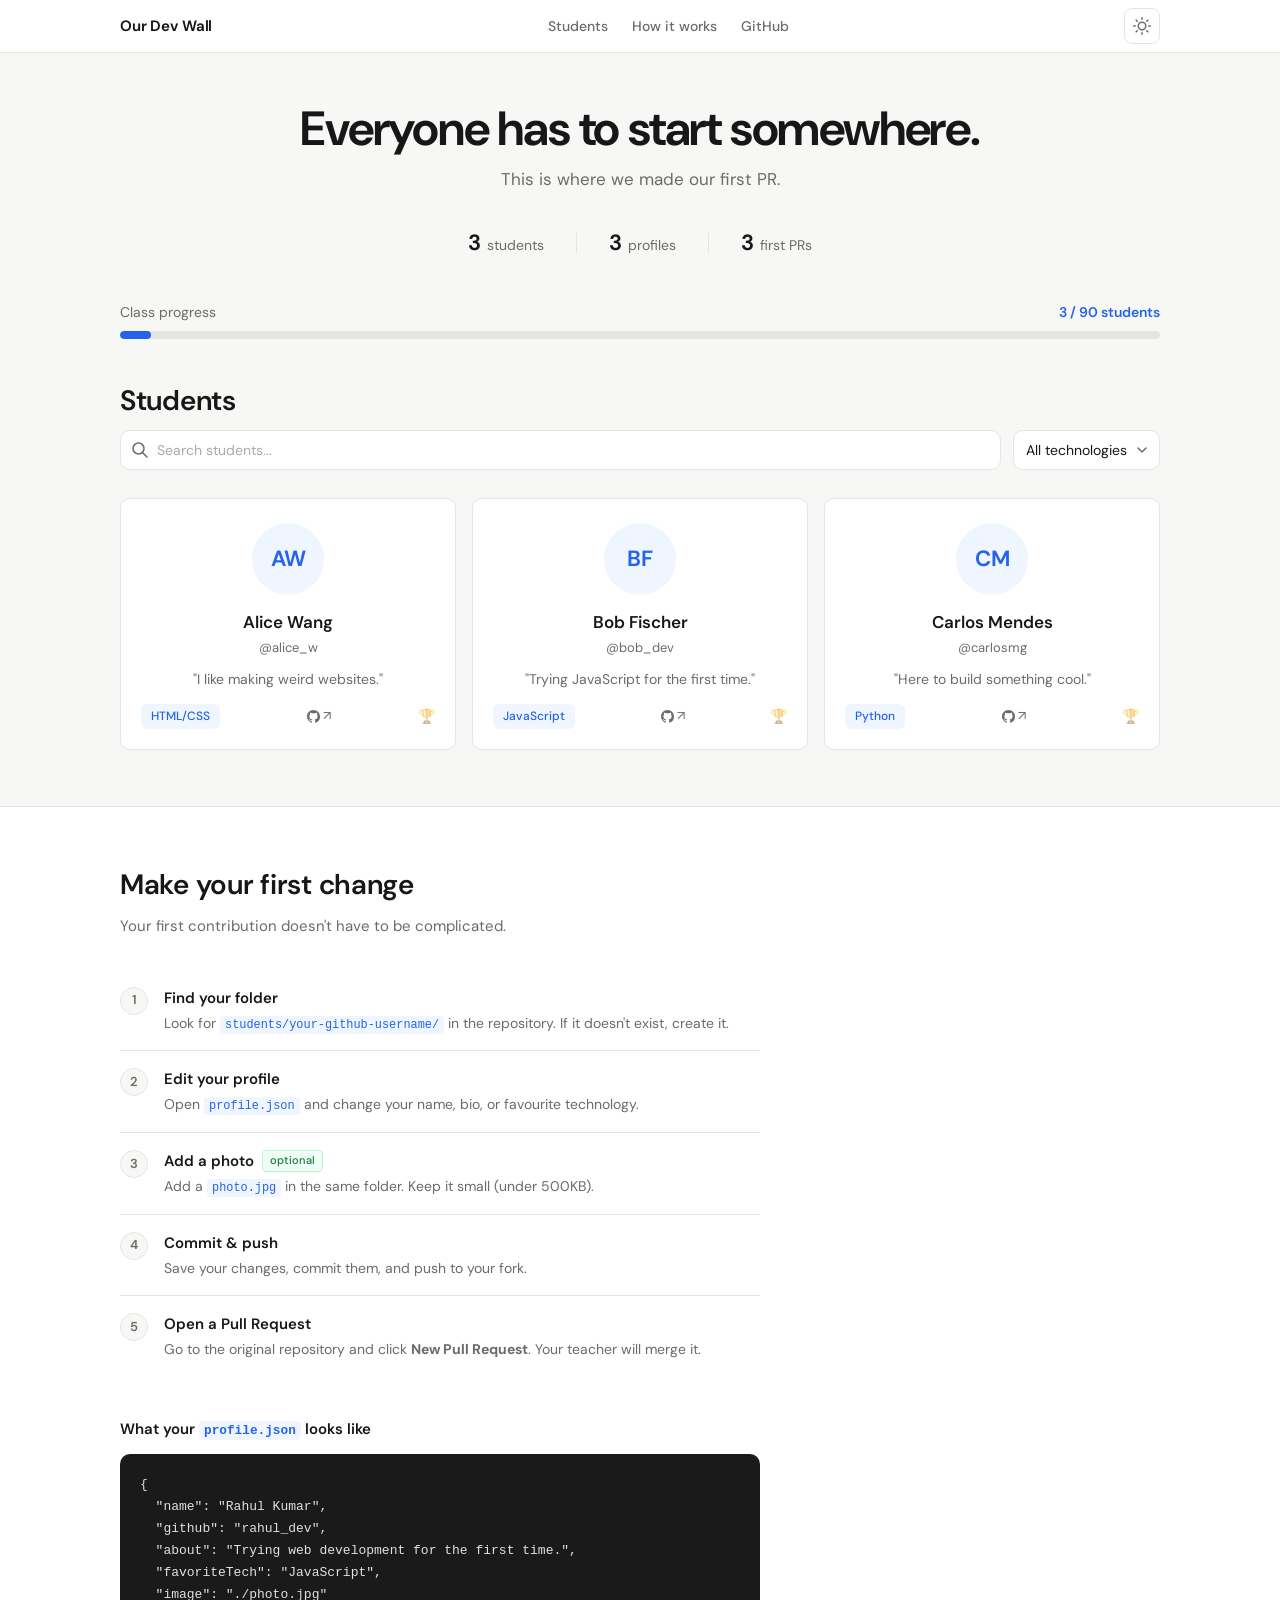
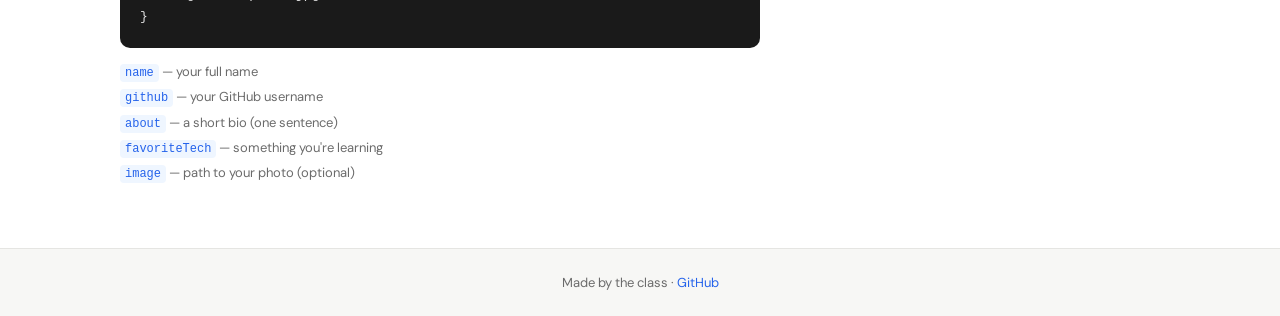
<file: index.html>
<!DOCTYPE html>
<html lang="en">
<head>
  <meta charset="UTF-8">
  <meta name="viewport" content="width=device-width, initial-scale=1.0">
  <title>Our Dev Wall</title>
  <link rel="preconnect" href="https://fonts.googleapis.com">
  <link rel="preconnect" href="https://fonts.gstatic.com" crossorigin>
  <link href="https://fonts.googleapis.com/css2?family=DM+Sans:ital,opsz,wght@0,9..40,400;0,9..40,500;0,9..40,600;0,9..40,650;1,9..40,400&display=swap" rel="stylesheet">
  <link rel="stylesheet" href="css/style.css">
</head>
<body>

  <!-- Header -->
  <header class="site-header">
    <div class="container header-inner">
      <a href="/" class="header-brand">Our Dev Wall</a>
      <nav class="header-nav">
        <a href="#students">Students</a>
        <a href="#how-it-works">How it works</a>
        <a href="https://github.com" target="_blank" rel="noopener">GitHub</a>
      </nav>
      <div class="header-actions">
        <button class="theme-toggle" id="theme-toggle" aria-label="Toggle dark mode" title="Toggle dark mode">
          <svg class="icon-sun" width="18" height="18" viewBox="0 0 24 24" fill="none" stroke="currentColor" stroke-width="2" stroke-linecap="round" stroke-linejoin="round"><circle cx="12" cy="12" r="5"/><line x1="12" y1="1" x2="12" y2="3"/><line x1="12" y1="21" x2="12" y2="23"/><line x1="4.22" y1="4.22" x2="5.64" y2="5.64"/><line x1="18.36" y1="18.36" x2="19.78" y2="19.78"/><line x1="1" y1="12" x2="3" y2="12"/><line x1="21" y1="12" x2="23" y2="12"/><line x1="4.22" y1="19.78" x2="5.64" y2="18.36"/><line x1="18.36" y1="5.64" x2="19.78" y2="4.22"/></svg>
          <svg class="icon-moon" width="18" height="18" viewBox="0 0 24 24" fill="none" stroke="currentColor" stroke-width="2" stroke-linecap="round" stroke-linejoin="round"><path d="M21 12.79A9 9 0 1 1 11.21 3 7 7 0 0 0 21 12.79z"/></svg>
        </button>
        <button class="mobile-menu-btn" aria-label="Toggle menu" id="mobile-menu-btn">
          <span></span><span></span><span></span>
        </button>
      </div>
    </div>
  </header>

  <!-- Hero -->
  <section class="hero">
    <div class="container">
      <h1 class="hero-heading">Everyone has to start somewhere.</h1>
      <p class="hero-sub">This is where we made our first PR.</p>
    </div>
  </section>

  <!-- Stats -->
  <section class="stats">
    <div class="container stats-inner">
      <div class="stat">
        <span class="stat-number" id="stat-students">—</span>
        <span class="stat-label">students</span>
      </div>
      <div class="stat-divider"></div>
      <div class="stat">
        <span class="stat-number" id="stat-profiles">—</span>
        <span class="stat-label">profiles</span>
      </div>
      <div class="stat-divider"></div>
      <div class="stat">
        <span class="stat-number" id="stat-prs">—</span>
        <span class="stat-label">first PRs</span>
      </div>
    </div>
  </section>

  <!-- Contribution Progress -->
  <section class="progress-section">
    <div class="container">
      <div class="progress-header">
        <span class="progress-text" id="progress-text">Loading...</span>
        <span class="progress-count" id="progress-count"></span>
      </div>
      <div class="progress-bar">
        <div class="progress-fill" id="progress-fill"></div>
      </div>
    </div>
  </section>

  <!-- Students Section -->
  <section class="students-section" id="students">
    <div class="container">
      <h2 class="section-heading">Students</h2>

      <div class="filters">
        <div class="search-box">
          <svg class="search-icon" width="16" height="16" viewBox="0 0 16 16" fill="none">
            <circle cx="6.5" cy="6.5" r="5.5" stroke="currentColor" stroke-width="1.5"/>
            <line x1="10.5" y1="10.5" x2="15" y2="15" stroke="currentColor" stroke-width="1.5" stroke-linecap="round"/>
          </svg>
          <input type="text" id="search-input" placeholder="Search students..." autocomplete="off">
        </div>
        <div class="filter-wrap">
          <select id="tech-filter">
            <option value="">All technologies</option>
          </select>
        </div>
      </div>

      <div class="student-grid" id="student-grid">
        <!-- Cards rendered by JS -->
      </div>

      <div class="empty-state" id="empty-state" style="display:none;">
        <p>No students found. Try a different search.</p>
      </div>

      <div class="loading-state" id="loading-state">
        <p>Loading profiles...</p>
      </div>
    </div>
  </section>

  <!-- How It Works -->
  <section class="how-section" id="how-it-works">
    <div class="container">
      <h2 class="section-heading">Make your first change</h2>
      <p class="section-sub">Your first contribution doesn't have to be complicated.</p>

      <div class="how-steps">
        <div class="how-step">
          <div class="how-step-num">1</div>
          <div class="how-step-content">
            <h3>Find your folder</h3>
            <p>Look for <code>students/your-github-username/</code> in the repository. If it doesn't exist, create it.</p>
          </div>
        </div>
        <div class="how-step">
          <div class="how-step-num">2</div>
          <div class="how-step-content">
            <h3>Edit your profile</h3>
            <p>Open <code>profile.json</code> and change your name, bio, or favourite technology.</p>
          </div>
        </div>
        <div class="how-step">
          <div class="how-step-num">3</div>
          <div class="how-step-content">
            <h3>Add a photo <span class="optional-tag">optional</span></h3>
            <p>Add a <code>photo.jpg</code> in the same folder. Keep it small (under 500KB).</p>
          </div>
        </div>
        <div class="how-step">
          <div class="how-step-num">4</div>
          <div class="how-step-content">
            <h3>Commit &amp; push</h3>
            <p>Save your changes, commit them, and push to your fork.</p>
          </div>
        </div>
        <div class="how-step">
          <div class="how-step-num">5</div>
          <div class="how-step-content">
            <h3>Open a Pull Request</h3>
            <p>Go to the original repository and click <strong>New Pull Request</strong>. Your teacher will merge it.</p>
          </div>
        </div>
      </div>

      <!-- JSON Example -->
      <div class="json-example">
        <h3 class="json-example-title">What your <code>profile.json</code> looks like</h3>
        <pre class="json-block"><code>{
  "name": "Rahul Kumar",
  "github": "rahul_dev",
  "about": "Trying web development for the first time.",
  "favoriteTech": "JavaScript",
  "image": "./photo.jpg"
}</code></pre>
        <p class="json-fields">
          <span><code>name</code> — your full name</span>
          <span><code>github</code> — your GitHub username</span>
          <span><code>about</code> — a short bio (one sentence)</span>
          <span><code>favoriteTech</code> — something you're learning</span>
          <span><code>image</code> — path to your photo (optional)</span>
        </p>
      </div>
    </div>
  </section>

  <!-- Footer -->
  <footer class="site-footer">
    <div class="container">
      <p>Made by the class · <a href="https://github.com" target="_blank" rel="noopener">GitHub</a></p>
    </div>
  </footer>

  <script src="js/config.js"></script>
  <script src="js/local-data.js"></script>
  <script src="js/app.js"></script>
</body>
</html>
</file>
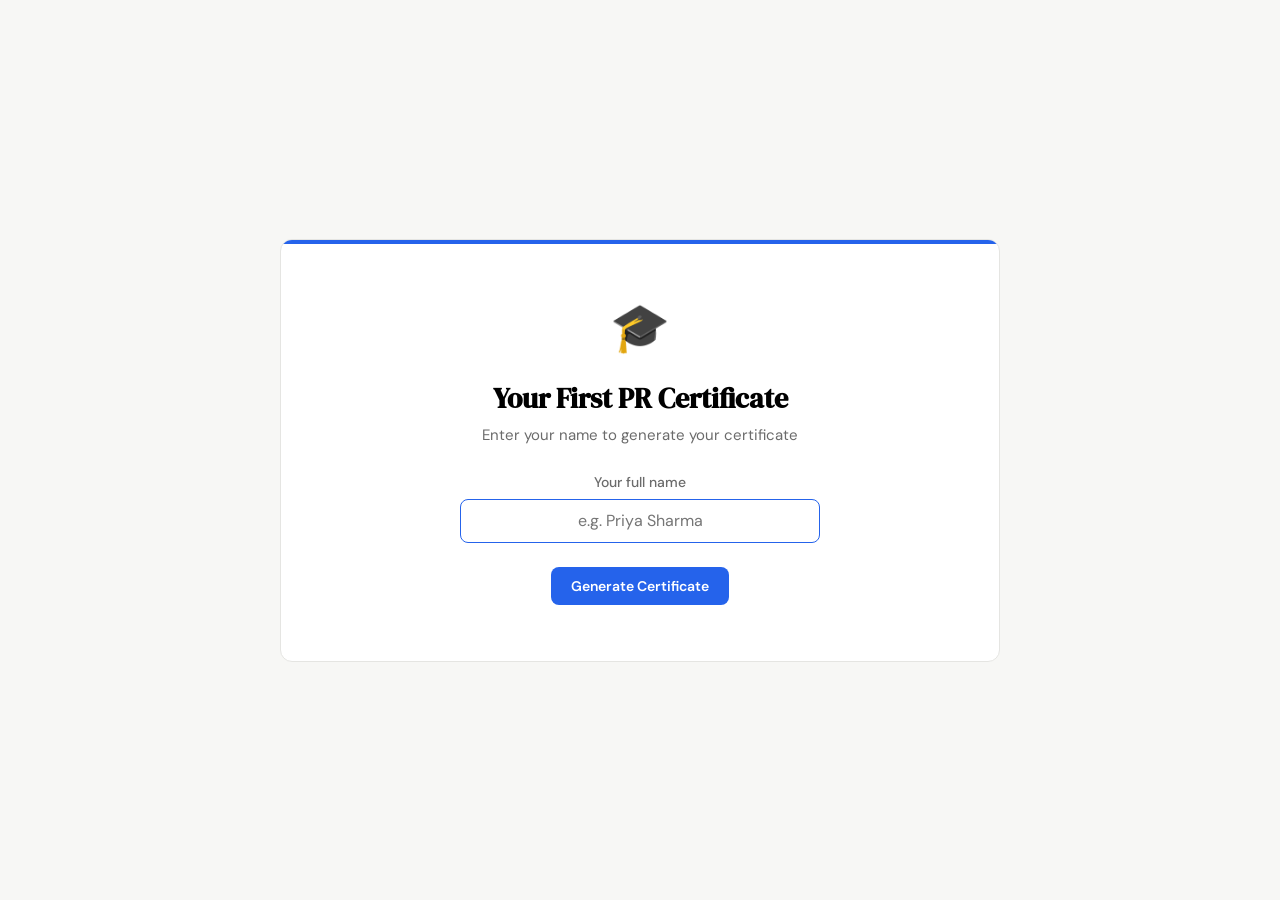
<file: certificate.html>
<!DOCTYPE html>
<html lang="en">
<head>
  <meta charset="UTF-8">
  <meta name="viewport" content="width=device-width, initial-scale=1.0">
  <title>First PR Certificate</title>
  <link rel="preconnect" href="https://fonts.googleapis.com">
  <link rel="preconnect" href="https://fonts.gstatic.com" crossorigin>
  <link href="https://fonts.googleapis.com/css2?family=DM+Sans:ital,opsz,wght@0,9..40,400;0,9..40,500;0,9..40,600;0,9..40,650;1,9..40,400&family=DM+Serif+Display&display=swap" rel="stylesheet">
  <style>
    * { margin: 0; padding: 0; box-sizing: border-box; }

    body {
      font-family: 'DM Sans', sans-serif;
      background: #F7F7F5;
      min-height: 100vh;
      display: flex;
      align-items: center;
      justify-content: center;
      padding: 20px;
    }

    .cert-wrapper {
      width: 100%;
      max-width: 720px;
    }

    .cert {
      background: #fff;
      border: 1px solid #E5E5E2;
      border-radius: 12px;
      padding: 56px 48px;
      text-align: center;
      position: relative;
      overflow: hidden;
    }

    .cert::before {
      content: '';
      position: absolute;
      top: 0;
      left: 0;
      right: 0;
      height: 4px;
      background: #2563EB;
    }

    .cert-badge {
      display: inline-block;
      font-size: 13px;
      font-weight: 600;
      color: #2563EB;
      background: #EFF6FF;
      border: 1px solid #BFDBFE;
      padding: 4px 14px;
      border-radius: 20px;
      margin-bottom: 28px;
      letter-spacing: 0.02em;
    }

    .cert-icon {
      font-size: 48px;
      margin-bottom: 20px;
    }

    .cert-heading {
      font-family: 'DM Serif Display', serif;
      font-size: 32px;
      font-weight: 400;
      color: #171717;
      margin-bottom: 8px;
      line-height: 1.2;
    }

    .cert-sub {
      font-size: 16px;
      color: #6B6B6B;
      margin-bottom: 32px;
    }

    .cert-name {
      font-family: 'DM Serif Display', serif;
      font-size: 40px;
      color: #2563EB;
      margin-bottom: 6px;
    }

    .cert-github {
      font-size: 15px;
      color: #6B6B6B;
      margin-bottom: 32px;
    }

    .cert-divider {
      width: 60px;
      height: 1px;
      background: #E5E5E2;
      margin: 0 auto 28px;
    }

    .cert-detail {
      font-size: 14px;
      color: #6B6B6B;
      line-height: 1.7;
      margin-bottom: 32px;
    }

    .cert-detail strong {
      color: #171717;
    }

    .cert-footer {
      display: flex;
      align-items: center;
      justify-content: center;
      gap: 24px;
      flex-wrap: wrap;
    }

    .cert-share {
      display: inline-flex;
      align-items: center;
      gap: 6px;
      padding: 10px 20px;
      background: #2563EB;
      color: #fff;
      border: none;
      border-radius: 8px;
      font-family: 'DM Sans', sans-serif;
      font-size: 14px;
      font-weight: 600;
      cursor: pointer;
      transition: background 0.15s;
    }

    .cert-share:hover {
      background: #1d4ed8;
    }

    .cert-home {
      display: inline-flex;
      align-items: center;
      gap: 6px;
      padding: 10px 20px;
      background: transparent;
      color: #6B6B6B;
      border: 1px solid #E5E5E2;
      border-radius: 8px;
      font-family: 'DM Sans', sans-serif;
      font-size: 14px;
      font-weight: 500;
      cursor: pointer;
      text-decoration: none;
      transition: border-color 0.15s, color 0.15s;
    }

    .cert-home:hover {
      border-color: #2563EB;
      color: #2563EB;
      text-decoration: none;
    }

    .cert-toast {
      position: fixed;
      bottom: 24px;
      left: 50%;
      transform: translateX(-50%) translateY(80px);
      background: #171717;
      color: #fff;
      padding: 10px 20px;
      border-radius: 8px;
      font-size: 14px;
      font-weight: 500;
      opacity: 0;
      transition: transform 0.3s ease, opacity 0.3s ease;
      pointer-events: none;
    }

    .cert-toast.show {
      transform: translateX(-50%) translateY(0);
      opacity: 1;
    }

    .input-section {
      margin-bottom: 24px;
    }

    .input-section label {
      display: block;
      font-size: 14px;
      font-weight: 500;
      color: #6B6B6B;
      margin-bottom: 8px;
    }

    .input-section input {
      width: 100%;
      max-width: 360px;
      height: 44px;
      padding: 0 14px;
      border: 1px solid #E5E5E2;
      border-radius: 8px;
      font-family: 'DM Sans', sans-serif;
      font-size: 16px;
      color: #171717;
      outline: none;
      text-align: center;
      transition: border-color 0.15s;
    }

    .input-section input:focus {
      border-color: #2563EB;
    }

    .cert-placeholder {
      padding: 40px 0;
    }

    .cert-placeholder p {
      font-size: 16px;
      color: #6B6B6B;
      margin-bottom: 20px;
    }

    @media (max-width: 600px) {
      .cert {
        padding: 40px 24px;
      }
      .cert-heading { font-size: 24px; }
      .cert-name { font-size: 30px; }
    }
  </style>
</head>
<body>

  <div class="cert-wrapper">
    <!-- Input form (shown when no name in URL) -->
    <div class="cert-placeholder" id="cert-form">
      <div class="cert" style="text-align: center;">
        <div class="cert-icon">🎓</div>
        <h1 style="font-family: 'DM Serif Display', serif; font-size: 28px; margin-bottom: 8px;">Your First PR Certificate</h1>
        <p style="font-size: 15px; color: #6B6B6B; margin-bottom: 28px;">Enter your name to generate your certificate</p>
        <div class="input-section">
          <label for="name-input">Your full name</label>
          <input type="text" id="name-input" placeholder="e.g. Priya Sharma" autofocus>
        </div>
        <button class="cert-share" id="generate-btn" onclick="generateCert()">Generate Certificate</button>
      </div>
    </div>

    <!-- Certificate (hidden until generated) -->
    <div class="cert" id="cert-card" style="display: none;">
      <div class="cert-badge">First Pull Request</div>
      <div class="cert-icon">🎉</div>
      <h1 class="cert-heading">Certificate of Achievement</h1>
      <p class="cert-sub">This certifies that</p>
      <div class="cert-name" id="cert-name"></div>
      <div class="cert-github" id="cert-github"></div>
      <div class="cert-divider"></div>
      <p class="cert-detail">
        Has successfully made their <strong>first Pull Request</strong> on<br>
        <strong>Our Dev Wall</strong> — a project built by the class.
      </p>
      <p class="cert-detail" style="font-size: 13px; color: #999;">
        "Everyone has to start somewhere."
      </p>
      <div class="cert-footer">
        <button class="cert-share" onclick="shareCert()">
          <svg width="16" height="16" viewBox="0 0 24 24" fill="none" stroke="currentColor" stroke-width="2" stroke-linecap="round" stroke-linejoin="round"><circle cx="18" cy="5" r="3"/><circle cx="6" cy="12" r="3"/><circle cx="18" cy="19" r="3"/><line x1="8.59" y1="13.51" x2="15.42" y2="17.49"/><line x1="15.41" y1="6.51" x2="8.59" y2="10.49"/></svg>
          Share
        </button>
        <a class="cert-home" href="/">← Back to Dev Wall</a>
      </div>
    </div>
  </div>

  <div class="cert-toast" id="toast">Link copied to clipboard!</div>

  <script>
    var params = new URLSearchParams(window.location.search);
    var nameParam = params.get('name');
    var githubParam = params.get('github');

    if (nameParam) {
      document.getElementById('cert-form').style.display = 'none';
      document.getElementById('cert-card').style.display = 'block';
      document.getElementById('cert-name').textContent = decodeURIComponent(nameParam);
      document.getElementById('cert-github').textContent = githubParam ? '@' + decodeURIComponent(githubParam) : '';
    }

    function generateCert() {
      var name = document.getElementById('name-input').value.trim();
      if (!name) return;
      var url = window.location.pathname + '?name=' + encodeURIComponent(name);
      window.location.href = url;
    }

    function shareCert() {
      var url = window.location.href;
      if (navigator.clipboard) {
        navigator.clipboard.writeText(url).then(function () {
          showToast();
        });
      } else {
        showToast();
      }
    }

    function showToast() {
      var toast = document.getElementById('toast');
      toast.classList.add('show');
      setTimeout(function () { toast.classList.remove('show'); }, 2000);
    }

    // Enter key on input
    document.getElementById('name-input').addEventListener('keydown', function (e) {
      if (e.key === 'Enter') generateCert();
    });
  </script>
</body>
</html>
</file>
<file: css/style.css>
/* ========================================
   Our Dev Wall — Styles
   University developer community look.
   ======================================== */

*,
*::before,
*::after {
  margin: 0;
  padding: 0;
  box-sizing: border-box;
}

:root {
  --bg: #F7F7F5;
  --bg-card: #FFFFFF;
  --text: #171717;
  --text-secondary: #6B6B6B;
  --border: #E5E5E2;
  --accent: #2563EB;
  --accent-light: #EFF6FF;
  --success: #16803C;
  --radius: 10px;
  --font: 'DM Sans', -apple-system, BlinkMacSystemFont, 'Segoe UI', sans-serif;
}

html {
  scroll-behavior: smooth;
}

body {
  font-family: var(--font);
  background: var(--bg);
  color: var(--text);
  line-height: 1.6;
  -webkit-font-smoothing: antialiased;
}

a {
  color: var(--accent);
  text-decoration: none;
}

a:hover {
  text-decoration: underline;
}

code {
  font-family: 'SF Mono', 'Fira Code', 'Fira Mono', monospace;
  background: var(--accent-light);
  color: var(--accent);
  padding: 2px 5px;
  border-radius: 4px;
  font-size: 0.85em;
}

.container {
  max-width: 1080px;
  margin: 0 auto;
  padding: 0 20px;
}

/* ========================================
   Header
   ======================================== */

.site-header {
  background: var(--bg-card);
  border-bottom: 1px solid var(--border);
  position: sticky;
  top: 0;
  z-index: 100;
}

.header-inner {
  display: flex;
  align-items: center;
  justify-content: space-between;
  height: 52px;
}

.header-brand {
  font-size: 15px;
  font-weight: 650;
  color: var(--text);
  letter-spacing: -0.01em;
}

.header-brand:hover {
  text-decoration: none;
  color: var(--accent);
}

.header-nav {
  display: flex;
  gap: 24px;
}

.header-nav a {
  font-size: 14px;
  font-weight: 500;
  color: var(--text-secondary);
}

.header-nav a:hover {
  color: var(--text);
  text-decoration: none;
}

.mobile-menu-btn {
  display: none;
  flex-direction: column;
  gap: 4px;
  background: none;
  border: none;
  cursor: pointer;
  padding: 4px;
}

.mobile-menu-btn span {
  display: block;
  width: 18px;
  height: 2px;
  background: var(--text);
  border-radius: 1px;
}

/* ========================================
   Hero
   ======================================== */

.hero {
  padding: 48px 0 32px;
  text-align: center;
}

.hero-heading {
  font-size: 48px;
  font-weight: 650;
  line-height: 1.15;
  letter-spacing: -0.025em;
  margin-bottom: 10px;
  color: var(--text);
}

.hero-sub {
  font-size: 17px;
  color: var(--text-secondary);
  font-weight: 400;
}

/* ========================================
   Stats
   ======================================== */

.stats {
  padding: 0 0 40px;
}

.stats-inner {
  display: flex;
  align-items: center;
  justify-content: center;
  gap: 32px;
}

.stat {
  display: flex;
  align-items: baseline;
  gap: 6px;
}

.stat-number {
  font-size: 22px;
  font-weight: 650;
  color: var(--text);
}

.stat-label {
  font-size: 14px;
  color: var(--text-secondary);
  font-weight: 400;
}

.stat-divider {
  width: 1px;
  height: 20px;
  background: var(--border);
}

/* ========================================
   Contribution Progress
   ======================================== */

.progress-section {
  padding: 0 0 40px;
}

.progress-header {
  display: flex;
  align-items: baseline;
  justify-content: space-between;
  margin-bottom: 8px;
}

.progress-text {
  font-size: 14px;
  color: var(--text-secondary);
}

.progress-count {
  font-size: 14px;
  font-weight: 600;
  color: var(--accent);
}

.progress-bar {
  width: 100%;
  height: 8px;
  background: var(--border);
  border-radius: 4px;
  overflow: hidden;
}

.progress-fill {
  height: 100%;
  background: var(--accent);
  border-radius: 4px;
  width: 0%;
  transition: width 0.8s ease;
}

/* ========================================
   Section Headings
   ======================================== */

.section-heading {
  font-size: 28px;
  font-weight: 600;
  letter-spacing: -0.01em;
  margin-bottom: 6px;
}

.section-sub {
  font-size: 15px;
  color: var(--text-secondary);
  margin-bottom: 32px;
}

/* ========================================
   Filters
   ======================================== */

.students-section {
  padding: 0 0 56px;
}

.filters {
  display: flex;
  gap: 12px;
  margin-bottom: 28px;
  flex-wrap: wrap;
}

.search-box {
  position: relative;
  flex: 1;
  min-width: 200px;
}

.search-icon {
  position: absolute;
  left: 12px;
  top: 50%;
  transform: translateY(-50%);
  color: var(--text-secondary);
  pointer-events: none;
}

.search-box input {
  width: 100%;
  height: 40px;
  padding: 0 12px 0 36px;
  border: 1px solid var(--border);
  border-radius: var(--radius);
  background: var(--bg-card);
  font-family: var(--font);
  font-size: 14px;
  color: var(--text);
  outline: none;
  transition: border-color 0.15s;
}

.search-box input:focus {
  border-color: var(--accent);
}

.search-box input::placeholder {
  color: #aaa;
}

.filter-wrap {
  position: relative;
}

.filter-wrap select {
  height: 40px;
  padding: 0 32px 0 12px;
  border: 1px solid var(--border);
  border-radius: var(--radius);
  background: var(--bg-card);
  font-family: var(--font);
  font-size: 14px;
  color: var(--text);
  outline: none;
  cursor: pointer;
  appearance: none;
  -webkit-appearance: none;
  background-image: url("data:image/svg+xml,%3Csvg width='10' height='6' viewBox='0 0 10 6' fill='none' xmlns='http://www.w3.org/2000/svg'%3E%3Cpath d='M1 1L5 5L9 1' stroke='%236B6B6B' stroke-width='1.5' stroke-linecap='round' stroke-linejoin='round'/%3E%3C/svg%3E");
  background-repeat: no-repeat;
  background-position: right 12px center;
  transition: border-color 0.15s;
}

.filter-wrap select:focus {
  border-color: var(--accent);
}

/* ========================================
   Student Grid
   ======================================== */

.student-grid {
  display: grid;
  grid-template-columns: repeat(3, 1fr);
  gap: 16px;
}

/* ========================================
   Student Card
   ======================================== */

.student-card {
  background: var(--bg-card);
  border: 1px solid var(--border);
  border-radius: var(--radius);
  padding: 24px 20px 20px;
  display: flex;
  flex-direction: column;
  align-items: center;
  text-align: center;
  transition: border-color 0.15s;
}

.student-card:hover {
  border-color: #ccc;
}

.card-photo {
  width: 72px;
  height: 72px;
  border-radius: 50%;
  object-fit: cover;
  margin-bottom: 14px;
  background: var(--bg);
}

.card-initials {
  width: 72px;
  height: 72px;
  border-radius: 50%;
  background: var(--accent-light);
  color: var(--accent);
  display: flex;
  align-items: center;
  justify-content: center;
  font-size: 22px;
  font-weight: 650;
  margin-bottom: 14px;
  flex-shrink: 0;
}

.card-name {
  font-size: 17px;
  font-weight: 600;
  color: var(--text);
  margin-bottom: 2px;
}

.card-github {
  font-size: 13px;
  color: var(--text-secondary);
  margin-bottom: 10px;
}

.card-about {
  font-size: 14px;
  color: var(--text-secondary);
  line-height: 1.5;
  margin-bottom: 14px;
  flex-grow: 1;
}

.card-tech-row {
  display: flex;
  align-items: center;
  justify-content: space-between;
  width: 100%;
}

.card-tech {
  display: inline-block;
  font-size: 12px;
  font-weight: 500;
  color: var(--accent);
  background: var(--accent-light);
  padding: 3px 10px;
  border-radius: 6px;
}

.card-link {
  font-size: 13px;
  color: var(--text-secondary);
  display: inline-flex;
  align-items: center;
  gap: 3px;
}

.card-link:hover {
  color: var(--accent);
  text-decoration: none;
}

.card-link svg {
  width: 13px;
  height: 13px;
}

.card-share {
  font-size: 14px;
  text-decoration: none;
  opacity: 0.5;
  transition: opacity 0.15s;
}

.card-share:hover {
  opacity: 1;
  text-decoration: none;
}

/* ========================================
   Empty / Loading States
   ======================================== */

.empty-state,
.loading-state {
  text-align: center;
  padding: 48px 20px;
  color: var(--text-secondary);
  font-size: 15px;
}

/* ========================================
   How It Works
   ======================================== */

.how-section {
  background: var(--bg-card);
  border-top: 1px solid var(--border);
  padding: 56px 0 64px;
}

.how-steps {
  display: flex;
  flex-direction: column;
  gap: 0;
  margin-bottom: 40px;
  max-width: 640px;
}

.how-step {
  display: flex;
  gap: 16px;
  padding: 16px 0;
  border-bottom: 1px solid var(--border);
}

.how-step:last-child {
  border-bottom: none;
}

.how-step-num {
  width: 28px;
  height: 28px;
  border-radius: 50%;
  background: var(--bg);
  border: 1px solid var(--border);
  display: flex;
  align-items: center;
  justify-content: center;
  font-size: 13px;
  font-weight: 600;
  color: var(--text-secondary);
  flex-shrink: 0;
  margin-top: 1px;
}

.how-step-content h3 {
  font-size: 15px;
  font-weight: 600;
  margin-bottom: 3px;
  display: flex;
  align-items: center;
  gap: 8px;
}

.how-step-content p {
  font-size: 14px;
  color: var(--text-secondary);
  line-height: 1.55;
}

.optional-tag {
  font-size: 11px;
  font-weight: 500;
  color: var(--success);
  background: #f0fdf4;
  border: 1px solid #bbf7d0;
  padding: 1px 7px;
  border-radius: 4px;
}

/* ========================================
   JSON Example
   ======================================== */

.json-example {
  max-width: 640px;
}

.json-example-title {
  font-size: 15px;
  font-weight: 600;
  margin-bottom: 12px;
}

.json-block {
  background: #1a1a1a;
  color: #e0e0e0;
  padding: 20px;
  border-radius: var(--radius);
  overflow-x: auto;
  font-size: 13px;
  line-height: 1.7;
  margin-bottom: 14px;
}

.json-block code {
  background: none;
  color: inherit;
  padding: 0;
  font-size: inherit;
  border-radius: 0;
}

.json-fields {
  display: flex;
  flex-direction: column;
  gap: 4px;
  font-size: 13px;
  color: var(--text-secondary);
}

.json-fields code {
  font-size: 12px;
}

/* ========================================
   Footer
   ======================================== */

.site-footer {
  padding: 24px 0;
  text-align: center;
  font-size: 13px;
  color: var(--text-secondary);
  border-top: 1px solid var(--border);
}

/* ========================================
   Responsive
   ======================================== */

@media (max-width: 900px) {
  .student-grid {
    grid-template-columns: repeat(2, 1fr);
  }
}

@media (max-width: 600px) {
  .hero-heading {
    font-size: 32px;
  }

  .hero-sub {
    font-size: 15px;
  }

  .stats-inner {
    gap: 20px;
  }

  .stat-number {
    font-size: 18px;
  }

  .student-grid {
    grid-template-columns: 1fr;
  }

  .header-nav {
    display: none;
  }

  .mobile-menu-btn {
    display: flex;
  }

  .header-nav.open {
    display: flex;
    flex-direction: column;
    position: absolute;
    top: 52px;
    left: 0;
    right: 0;
    background: var(--bg-card);
    border-bottom: 1px solid var(--border);
    padding: 12px 20px;
    gap: 12px;
  }

  .filters {
    flex-direction: column;
  }

  .how-step {
    gap: 12px;
  }
}

/* ========================================
   Header Actions & Theme Toggle
   ======================================== */

.header-actions {
  display: flex;
  align-items: center;
  gap: 8px;
}

.theme-toggle {
  width: 36px;
  height: 36px;
  border-radius: 8px;
  border: 1px solid var(--border);
  background: var(--bg-card);
  color: var(--text-secondary);
  cursor: pointer;
  display: flex;
  align-items: center;
  justify-content: center;
  transition: border-color 0.15s, color 0.15s;
}

.theme-toggle:hover {
  border-color: var(--accent);
  color: var(--accent);
}

.theme-toggle .icon-moon {
  display: none;
}

/* ========================================
   Dark Mode
   ======================================== */

body.dark {
  --bg: #0d0d0d;
  --bg-card: #171717;
  --text: #e5e5e5;
  --text-secondary: #999;
  --border: #2a2a2a;
  --accent: #60a5fa;
  --accent-light: #1e2a3a;
  --success: #4ade80;
}

body.dark .theme-toggle .icon-sun {
  display: none;
}

body.dark .theme-toggle .icon-moon {
  display: block;
}

body.dark .json-block {
  background: #111;
  border: 1px solid #2a2a2a;
}

body.dark .card-initials {
  background: #1e2a3a;
}

body.dark .search-box input,
body.dark .filter-wrap select {
  background: var(--bg-card);
  color: var(--text);
  border-color: var(--border);
}

body.dark .how-step-num {
  background: var(--bg-card);
  border-color: var(--border);
}

body.dark .mobile-menu-btn span {
  background: var(--text);
}

body.dark .header-nav.open {
  background: var(--bg-card);
  border-color: var(--border);
}
</file>
